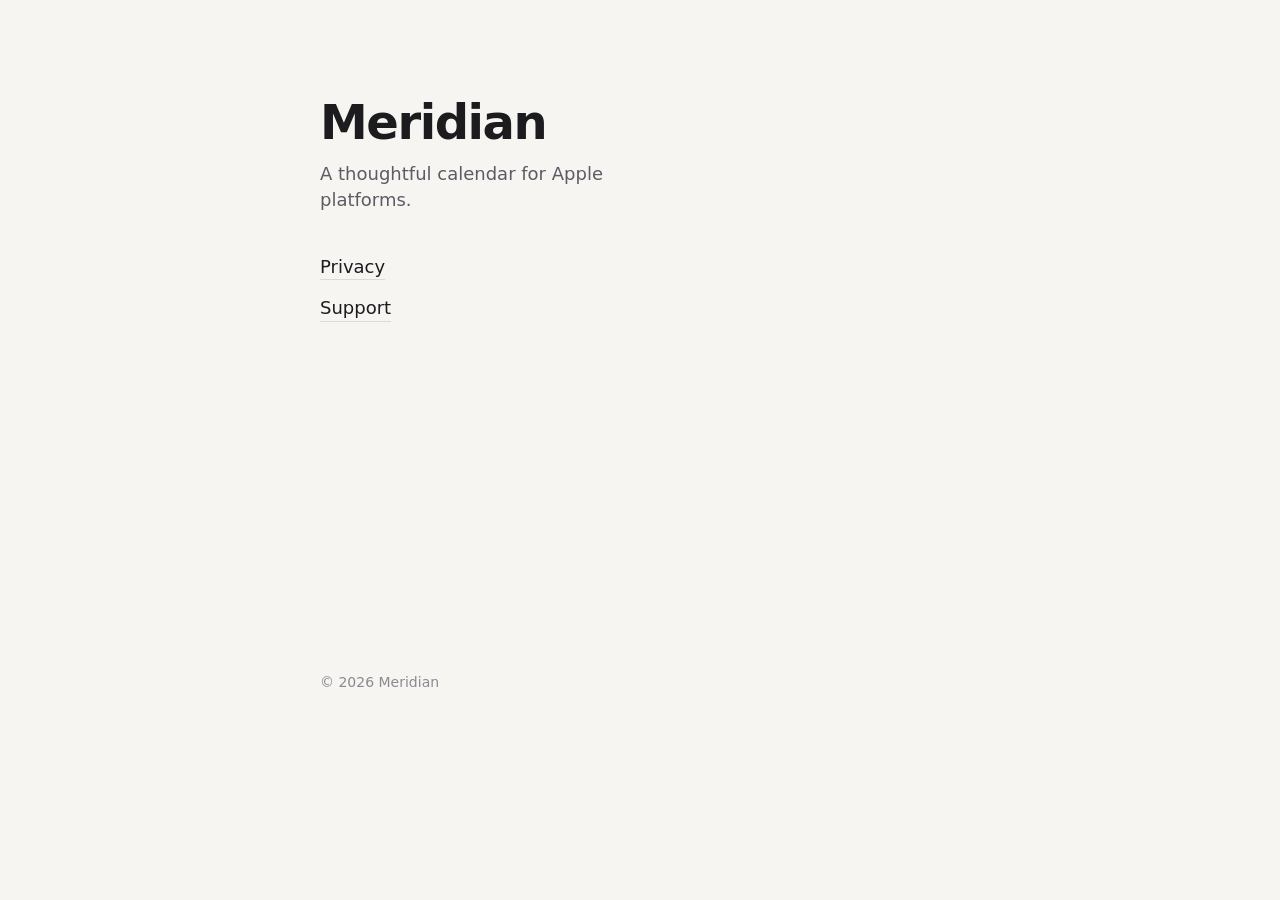
<file: index.html>
<!DOCTYPE html>
<html lang="en">
<head>
  <meta charset="utf-8">
  <meta name="viewport" content="width=device-width, initial-scale=1">
  <meta name="description" content="Meridian — a thoughtful calendar for Apple platforms. Privacy Policy and Support.">
  <meta name="color-scheme" content="light dark">
  <title>Meridian</title>
  <link rel="stylesheet" href="styles.css">
</head>
<body>
  <a class="skip-link" href="#main">Skip to content</a>
  <main id="main" class="site-main home">
    <h1 class="home-mark">Meridian</h1>
    <p class="home-lede">A thoughtful calendar for Apple platforms.</p>
    <ul class="home-links">
      <li><a href="privacy/">Privacy</a></li>
      <li><a href="support/">Support</a></li>
    </ul>
    <p class="home-footer">© 2026 Meridian</p>
  </main>
</body>
</html>
</file>
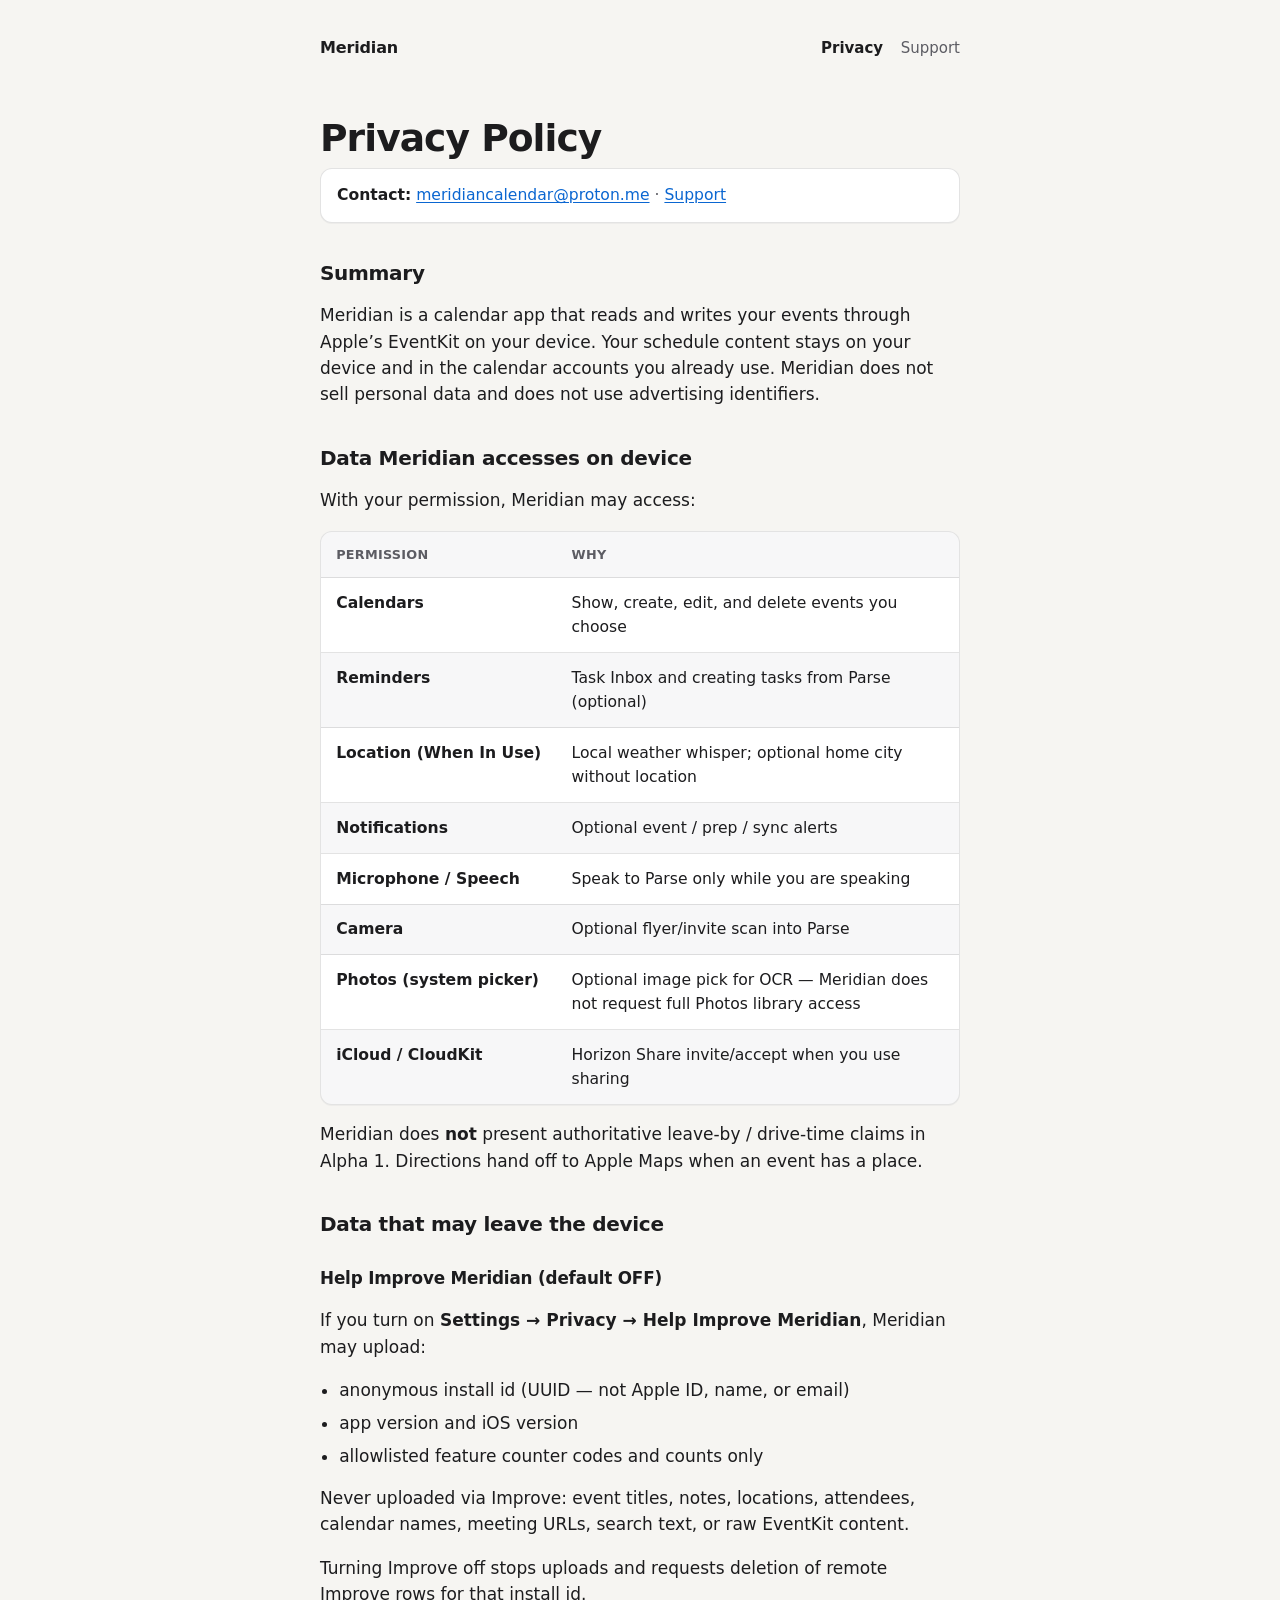
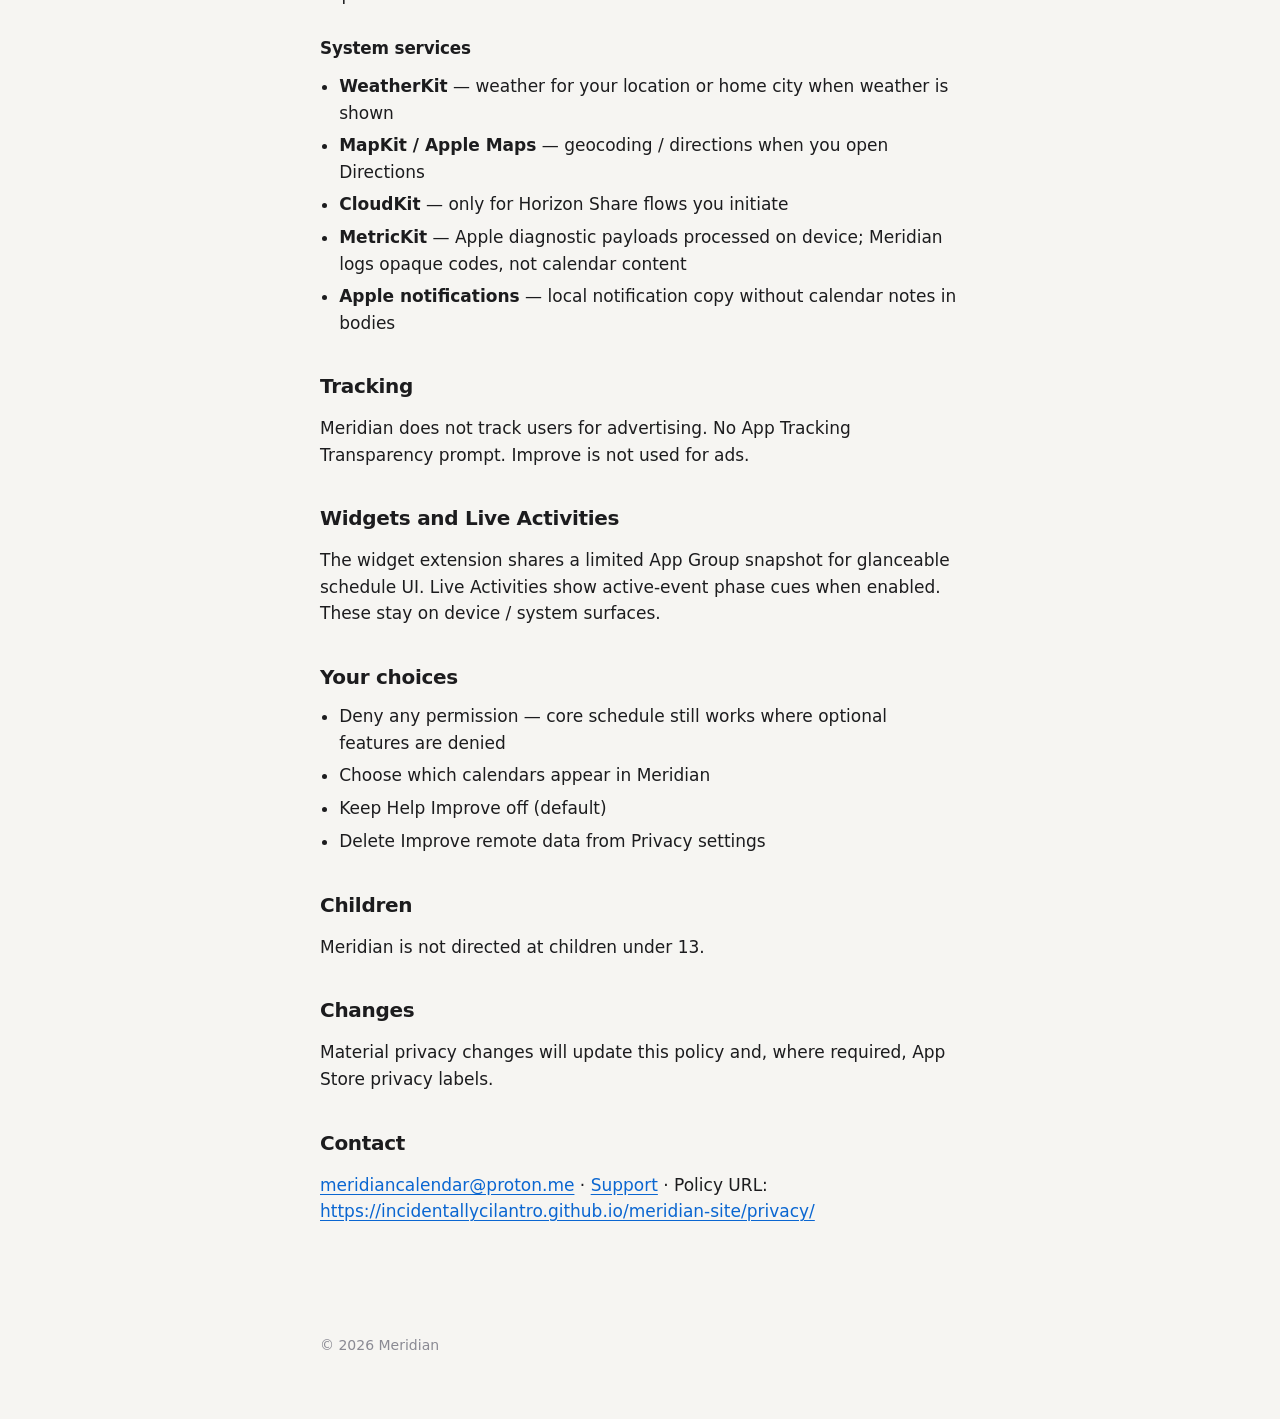
<file: privacy/index.html>
<!DOCTYPE html>
<html lang="en">
<head>
  <meta charset="utf-8">
  <meta name="viewport" content="width=device-width, initial-scale=1">
  <meta name="description" content="Meridian Privacy Policy — how Meridian handles calendar data, permissions, and optional Help Improve.">
  <meta name="color-scheme" content="light dark">
  <title>Privacy Policy — Meridian</title>
  <link rel="stylesheet" href="../styles.css">
</head>
<body>
  <a class="skip-link" href="#main">Skip to content</a>
  <header class="site-header">
    <nav class="site-nav" aria-label="Primary">
      <a class="brand" href="../">Meridian</a>
      <ul class="nav-links">
        <li><a href="./" aria-current="page">Privacy</a></li>
        <li><a href="../support/">Support</a></li>
      </ul>
    </nav>
  </header>

  <main id="main" class="site-main">
    <h1 class="page-title">Privacy Policy</h1>

    <p class="contact-line">
      <strong>Contact:</strong>
      <a href="mailto:meridiancalendar@proton.me">meridiancalendar@proton.me</a>
      ·
      <a href="https://incidentallycilantro.github.io/meridian-site/support/">Support</a>
    </p>

    <div class="prose">
      <h2>Summary</h2>
      <p>
        Meridian is a calendar app that reads and writes your events through Apple’s EventKit on your device.
        Your schedule content stays on your device and in the calendar accounts you already use.
        Meridian does not sell personal data and does not use advertising identifiers.
      </p>

      <h2>Data Meridian accesses on device</h2>
      <p>With your permission, Meridian may access:</p>
      <div class="table-wrap" role="region" aria-label="On-device permissions" tabindex="0">
        <table>
          <thead>
            <tr>
              <th scope="col">Permission</th>
              <th scope="col">Why</th>
            </tr>
          </thead>
          <tbody>
            <tr>
              <td>Calendars</td>
              <td>Show, create, edit, and delete events you choose</td>
            </tr>
            <tr>
              <td>Reminders</td>
              <td>Task Inbox and creating tasks from Parse (optional)</td>
            </tr>
            <tr>
              <td>Location (When In Use)</td>
              <td>Local weather whisper; optional home city without location</td>
            </tr>
            <tr>
              <td>Notifications</td>
              <td>Optional event / prep / sync alerts</td>
            </tr>
            <tr>
              <td>Microphone / Speech</td>
              <td>Speak to Parse only while you are speaking</td>
            </tr>
            <tr>
              <td>Camera</td>
              <td>Optional flyer/invite scan into Parse</td>
            </tr>
            <tr>
              <td>Photos (system picker)</td>
              <td>Optional image pick for OCR — Meridian does not request full Photos library access</td>
            </tr>
            <tr>
              <td>iCloud / CloudKit</td>
              <td>Horizon Share invite/accept when you use sharing</td>
            </tr>
          </tbody>
        </table>
      </div>
      <p>
        Meridian does <strong>not</strong> present authoritative leave-by / drive-time claims in Alpha&nbsp;1.
        Directions hand off to Apple Maps when an event has a place.
      </p>

      <h2>Data that may leave the device</h2>

      <h3>Help Improve Meridian (default OFF)</h3>
      <p>
        If you turn on <strong>Settings → Privacy → Help Improve Meridian</strong>, Meridian may upload:
      </p>
      <ul>
        <li>anonymous install id (UUID — not Apple ID, name, or email)</li>
        <li>app version and iOS version</li>
        <li>allowlisted feature counter codes and counts only</li>
      </ul>
      <p>
        Never uploaded via Improve: event titles, notes, locations, attendees, calendar names,
        meeting URLs, search text, or raw EventKit content.
      </p>
      <p>
        Turning Improve off stops uploads and requests deletion of remote Improve rows for that install id.
      </p>

      <h3>System services</h3>
      <ul>
        <li><strong>WeatherKit</strong> — weather for your location or home city when weather is shown</li>
        <li><strong>MapKit / Apple Maps</strong> — geocoding / directions when you open Directions</li>
        <li><strong>CloudKit</strong> — only for Horizon Share flows you initiate</li>
        <li><strong>MetricKit</strong> — Apple diagnostic payloads processed on device; Meridian logs opaque codes, not calendar content</li>
        <li><strong>Apple notifications</strong> — local notification copy without calendar notes in bodies</li>
      </ul>

      <h2>Tracking</h2>
      <p>
        Meridian does not track users for advertising. No App Tracking Transparency prompt.
        Improve is not used for ads.
      </p>

      <h2>Widgets and Live Activities</h2>
      <p>
        The widget extension shares a limited App Group snapshot for glanceable schedule UI.
        Live Activities show active-event phase cues when enabled.
        These stay on device / system surfaces.
      </p>

      <h2>Your choices</h2>
      <ul>
        <li>Deny any permission — core schedule still works where optional features are denied</li>
        <li>Choose which calendars appear in Meridian</li>
        <li>Keep Help Improve off (default)</li>
        <li>Delete Improve remote data from Privacy settings</li>
      </ul>

      <h2>Children</h2>
      <p>Meridian is not directed at children under 13.</p>

      <h2>Changes</h2>
      <p>
        Material privacy changes will update this policy and, where required, App Store privacy labels.
      </p>

      <h2>Contact</h2>
      <p>
        <a href="mailto:meridiancalendar@proton.me">meridiancalendar@proton.me</a>
        ·
        <a href="https://incidentallycilantro.github.io/meridian-site/support/">Support</a>
        ·
        Policy URL:
        <a href="https://incidentallycilantro.github.io/meridian-site/privacy/">https://incidentallycilantro.github.io/meridian-site/privacy/</a>
      </p>
    </div>
  </main>

  <footer class="site-footer">
    <p>© 2026 Meridian</p>
  </footer>
</body>
</html>
</file>
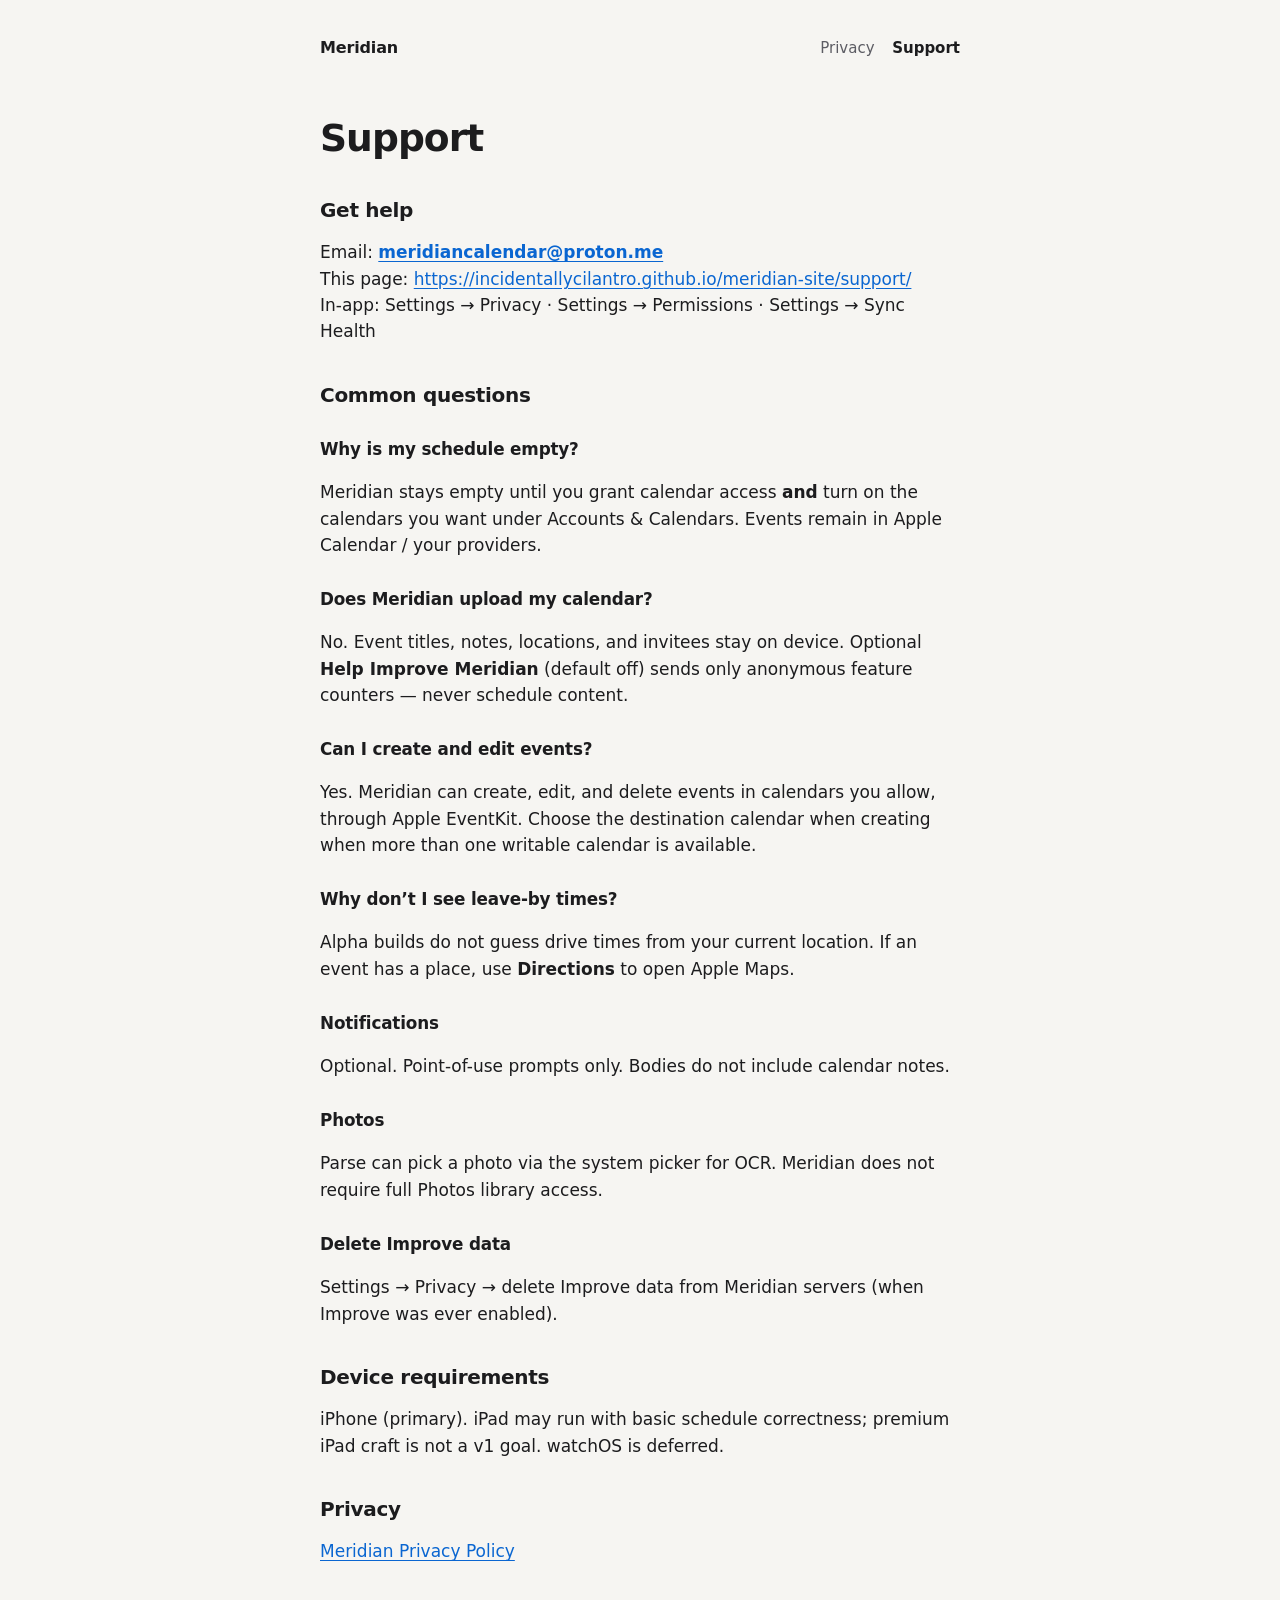
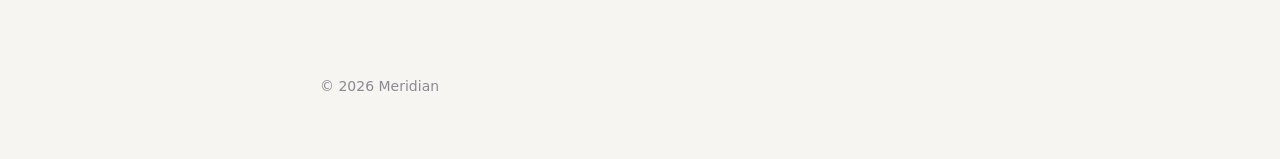
<file: support/index.html>
<!DOCTYPE html>
<html lang="en">
<head>
  <meta charset="utf-8">
  <meta name="viewport" content="width=device-width, initial-scale=1">
  <meta name="description" content="Meridian Support — get help with calendar access, events, notifications, and privacy.">
  <meta name="color-scheme" content="light dark">
  <title>Support — Meridian</title>
  <link rel="stylesheet" href="../styles.css">
</head>
<body>
  <a class="skip-link" href="#main">Skip to content</a>
  <header class="site-header">
    <nav class="site-nav" aria-label="Primary">
      <a class="brand" href="../">Meridian</a>
      <ul class="nav-links">
        <li><a href="../privacy/">Privacy</a></li>
        <li><a href="./" aria-current="page">Support</a></li>
      </ul>
    </nav>
  </header>

  <main id="main" class="site-main">
    <h1 class="page-title">Support</h1>

    <div class="prose">
      <h2>Get help</h2>
      <p>
        Email: <strong><a href="mailto:meridiancalendar@proton.me">meridiancalendar@proton.me</a></strong><br>
        This page:
        <a href="https://incidentallycilantro.github.io/meridian-site/support/">https://incidentallycilantro.github.io/meridian-site/support/</a><br>
        In-app: Settings → Privacy · Settings → Permissions · Settings → Sync Health
      </p>

      <h2>Common questions</h2>

      <section class="faq" aria-labelledby="q-empty">
        <h3 id="q-empty">Why is my schedule empty?</h3>
        <p>
          Meridian stays empty until you grant calendar access <strong>and</strong> turn on the calendars
          you want under Accounts &amp; Calendars. Events remain in Apple Calendar / your providers.
        </p>
      </section>

      <section class="faq" aria-labelledby="q-upload">
        <h3 id="q-upload">Does Meridian upload my calendar?</h3>
        <p>
          No. Event titles, notes, locations, and invitees stay on device.
          Optional <strong>Help Improve Meridian</strong> (default off) sends only anonymous feature counters —
          never schedule content.
        </p>
      </section>

      <section class="faq" aria-labelledby="q-crud">
        <h3 id="q-crud">Can I create and edit events?</h3>
        <p>
          Yes. Meridian can create, edit, and delete events in calendars you allow, through Apple EventKit.
          Choose the destination calendar when creating when more than one writable calendar is available.
        </p>
      </section>

      <section class="faq" aria-labelledby="q-leaveby">
        <h3 id="q-leaveby">Why don’t I see leave-by times?</h3>
        <p>
          Alpha builds do not guess drive times from your current location.
          If an event has a place, use <strong>Directions</strong> to open Apple Maps.
        </p>
      </section>

      <section class="faq" aria-labelledby="q-notifications">
        <h3 id="q-notifications">Notifications</h3>
        <p>
          Optional. Point-of-use prompts only. Bodies do not include calendar notes.
        </p>
      </section>

      <section class="faq" aria-labelledby="q-photos">
        <h3 id="q-photos">Photos</h3>
        <p>
          Parse can pick a photo via the system picker for OCR.
          Meridian does not require full Photos library access.
        </p>
      </section>

      <section class="faq" aria-labelledby="q-improve">
        <h3 id="q-improve">Delete Improve data</h3>
        <p>
          Settings → Privacy → delete Improve data from Meridian servers (when Improve was ever enabled).
        </p>
      </section>

      <h2>Device requirements</h2>
      <p>
        iPhone (primary). iPad may run with basic schedule correctness; premium iPad craft is not a v1 goal.
        watchOS is deferred.
      </p>

      <h2>Privacy</h2>
      <p>
        <a href="https://incidentallycilantro.github.io/meridian-site/privacy/">Meridian Privacy Policy</a>
      </p>
    </div>
  </main>

  <footer class="site-footer">
    <p>© 2026 Meridian</p>
  </footer>
</body>
</html>
</file>
<file: styles.css>
/* Meridian public site — legal / support surfaces */

:root {
  color-scheme: light dark;

  --bg: #f6f5f2;
  --bg-elevated: #ffffff;
  --text: #1c1c1e;
  --text-secondary: #5c5c63;
  --text-tertiary: #8a8a93;
  --border: rgba(28, 28, 30, 0.12);
  --link: #0a66d1;
  --link-hover: #084ea0;
  --accent-soft: rgba(10, 102, 209, 0.08);
  --table-stripe: rgba(28, 28, 30, 0.03);
  --focus: #0a66d1;
  --shadow: 0 1px 0 rgba(28, 28, 30, 0.04);
  --measure: 40rem;
  --page-pad: clamp(1.25rem, 4vw, 2.5rem);
  --radius: 12px;
}

@media (prefers-color-scheme: dark) {
  :root {
    --bg: #0f141c;
    --bg-elevated: #151c28;
    --text: #f2f2f7;
    --text-secondary: #b8bcc6;
    --text-tertiary: #8e95a3;
    --border: rgba(255, 255, 255, 0.1);
    --link: #6eb0ff;
    --link-hover: #9cc9ff;
    --accent-soft: rgba(110, 176, 255, 0.1);
    --table-stripe: rgba(255, 255, 255, 0.03);
    --focus: #6eb0ff;
    --shadow: none;
  }
}

*,
*::before,
*::after {
  box-sizing: border-box;
}

html {
  -webkit-text-size-adjust: 100%;
  text-size-adjust: 100%;
}

body {
  margin: 0;
  min-height: 100vh;
  font-family:
    -apple-system,
    BlinkMacSystemFont,
    "Segoe UI",
    system-ui,
    sans-serif;
  font-size: 1.0625rem;
  line-height: 1.55;
  color: var(--text);
  background: var(--bg);
}

a {
  color: var(--link);
  text-underline-offset: 0.15em;
}

a:hover {
  color: var(--link-hover);
}

a:focus-visible {
  outline: 2px solid var(--focus);
  outline-offset: 3px;
  border-radius: 2px;
}

.site-header,
.site-main,
.site-footer {
  width: min(100% - (var(--page-pad) * 2), var(--measure));
  margin-inline: auto;
}

.site-header {
  padding: clamp(1.5rem, 4vw, 2.25rem) 0 0;
}

.site-nav {
  display: flex;
  flex-wrap: wrap;
  align-items: baseline;
  justify-content: space-between;
  gap: 0.75rem 1.25rem;
}

.brand {
  font-size: 1rem;
  font-weight: 600;
  letter-spacing: -0.01em;
  color: var(--text);
  text-decoration: none;
}

.brand:hover {
  color: var(--text);
  opacity: 0.8;
}

.nav-links {
  display: flex;
  flex-wrap: wrap;
  gap: 0.85rem 1.1rem;
  list-style: none;
  margin: 0;
  padding: 0;
  font-size: 0.9375rem;
}

.nav-links a {
  color: var(--text-secondary);
  text-decoration: none;
}

.nav-links a:hover,
.nav-links a[aria-current="page"] {
  color: var(--text);
}

.nav-links a[aria-current="page"] {
  font-weight: 600;
}

.site-main {
  padding: clamp(2rem, 6vw, 3.5rem) 0 clamp(3rem, 8vw, 5rem);
}

.site-footer {
  padding: 0 0 clamp(2rem, 5vw, 3rem);
  color: var(--text-tertiary);
  font-size: 0.875rem;
}

.home {
  display: flex;
  flex-direction: column;
  justify-content: center;
  min-height: calc(100vh - 6rem);
  padding-block: clamp(3rem, 12vh, 6rem);
}

.home-mark {
  margin: 0 0 0.75rem;
  font-size: clamp(2.25rem, 6vw, 3rem);
  font-weight: 650;
  letter-spacing: -0.03em;
  line-height: 1.1;
}

.home-lede {
  margin: 0 0 2.5rem;
  max-width: 22rem;
  color: var(--text-secondary);
  font-size: 1.125rem;
  line-height: 1.45;
}

.home-links {
  display: flex;
  flex-direction: column;
  align-items: flex-start;
  gap: 0.85rem;
  margin: 0 0 3.5rem;
  padding: 0;
  list-style: none;
}

.home-links a {
  font-size: 1.125rem;
  font-weight: 500;
  text-decoration: none;
  color: var(--text);
  border-bottom: 1px solid var(--border);
  padding-bottom: 0.15rem;
}

.home-links a:hover {
  color: var(--link);
  border-bottom-color: var(--link);
}

.home-footer {
  margin-top: auto;
  color: var(--text-tertiary);
  font-size: 0.875rem;
}

.page-title {
  margin: 0 0 0.5rem;
  font-size: clamp(1.85rem, 4.5vw, 2.35rem);
  font-weight: 650;
  letter-spacing: -0.025em;
  line-height: 1.15;
}

.page-meta {
  margin: 0 0 2.25rem;
  color: var(--text-tertiary);
  font-size: 0.9375rem;
}

.contact-line {
  margin: 0 0 2.25rem;
  padding: 0.9rem 1rem;
  background: var(--bg-elevated);
  border: 1px solid var(--border);
  border-radius: var(--radius);
  box-shadow: var(--shadow);
  color: var(--text-secondary);
  font-size: 0.975rem;
}

.contact-line strong {
  color: var(--text);
  font-weight: 600;
}

.prose > * + * {
  margin-top: 1rem;
}

.prose h2 {
  margin: 2.4rem 0 0.85rem;
  font-size: 1.25rem;
  font-weight: 650;
  letter-spacing: -0.015em;
  line-height: 1.25;
}

.prose h3 {
  margin: 1.75rem 0 0.55rem;
  font-size: 1.05rem;
  font-weight: 600;
  letter-spacing: -0.01em;
}

.prose p,
.prose li {
  color: var(--text);
}

.prose ul {
  margin: 0.75rem 0 0;
  padding-left: 1.2rem;
}

.prose li + li {
  margin-top: 0.4rem;
}

.prose strong {
  font-weight: 600;
}

.table-wrap {
  margin: 1.1rem 0 0;
  overflow-x: auto;
  -webkit-overflow-scrolling: touch;
  border: 1px solid var(--border);
  border-radius: var(--radius);
  background: var(--bg-elevated);
  box-shadow: var(--shadow);
}

table {
  width: 100%;
  border-collapse: collapse;
  font-size: 0.975rem;
}

th,
td {
  padding: 0.8rem 0.95rem;
  text-align: left;
  vertical-align: top;
  border-bottom: 1px solid var(--border);
}

th {
  font-size: 0.8rem;
  font-weight: 600;
  letter-spacing: 0.02em;
  text-transform: uppercase;
  color: var(--text-secondary);
  background: var(--table-stripe);
  white-space: nowrap;
}

tr:last-child td {
  border-bottom: none;
}

tbody tr:nth-child(even) td {
  background: var(--table-stripe);
}

td:first-child {
  font-weight: 550;
  white-space: nowrap;
}

@media (max-width: 520px) {
  td:first-child {
    white-space: normal;
  }

  th,
  td {
    padding: 0.7rem 0.75rem;
  }
}

.faq + .faq {
  margin-top: 0.25rem;
}

.faq h3 {
  margin-bottom: 0.4rem;
}

.skip-link {
  position: absolute;
  left: -9999px;
  top: 0;
  z-index: 10;
  padding: 0.6rem 0.9rem;
  background: var(--bg-elevated);
  color: var(--text);
  border: 1px solid var(--border);
  border-radius: 8px;
}

.skip-link:focus {
  left: var(--page-pad);
  top: 0.75rem;
}
</file>
